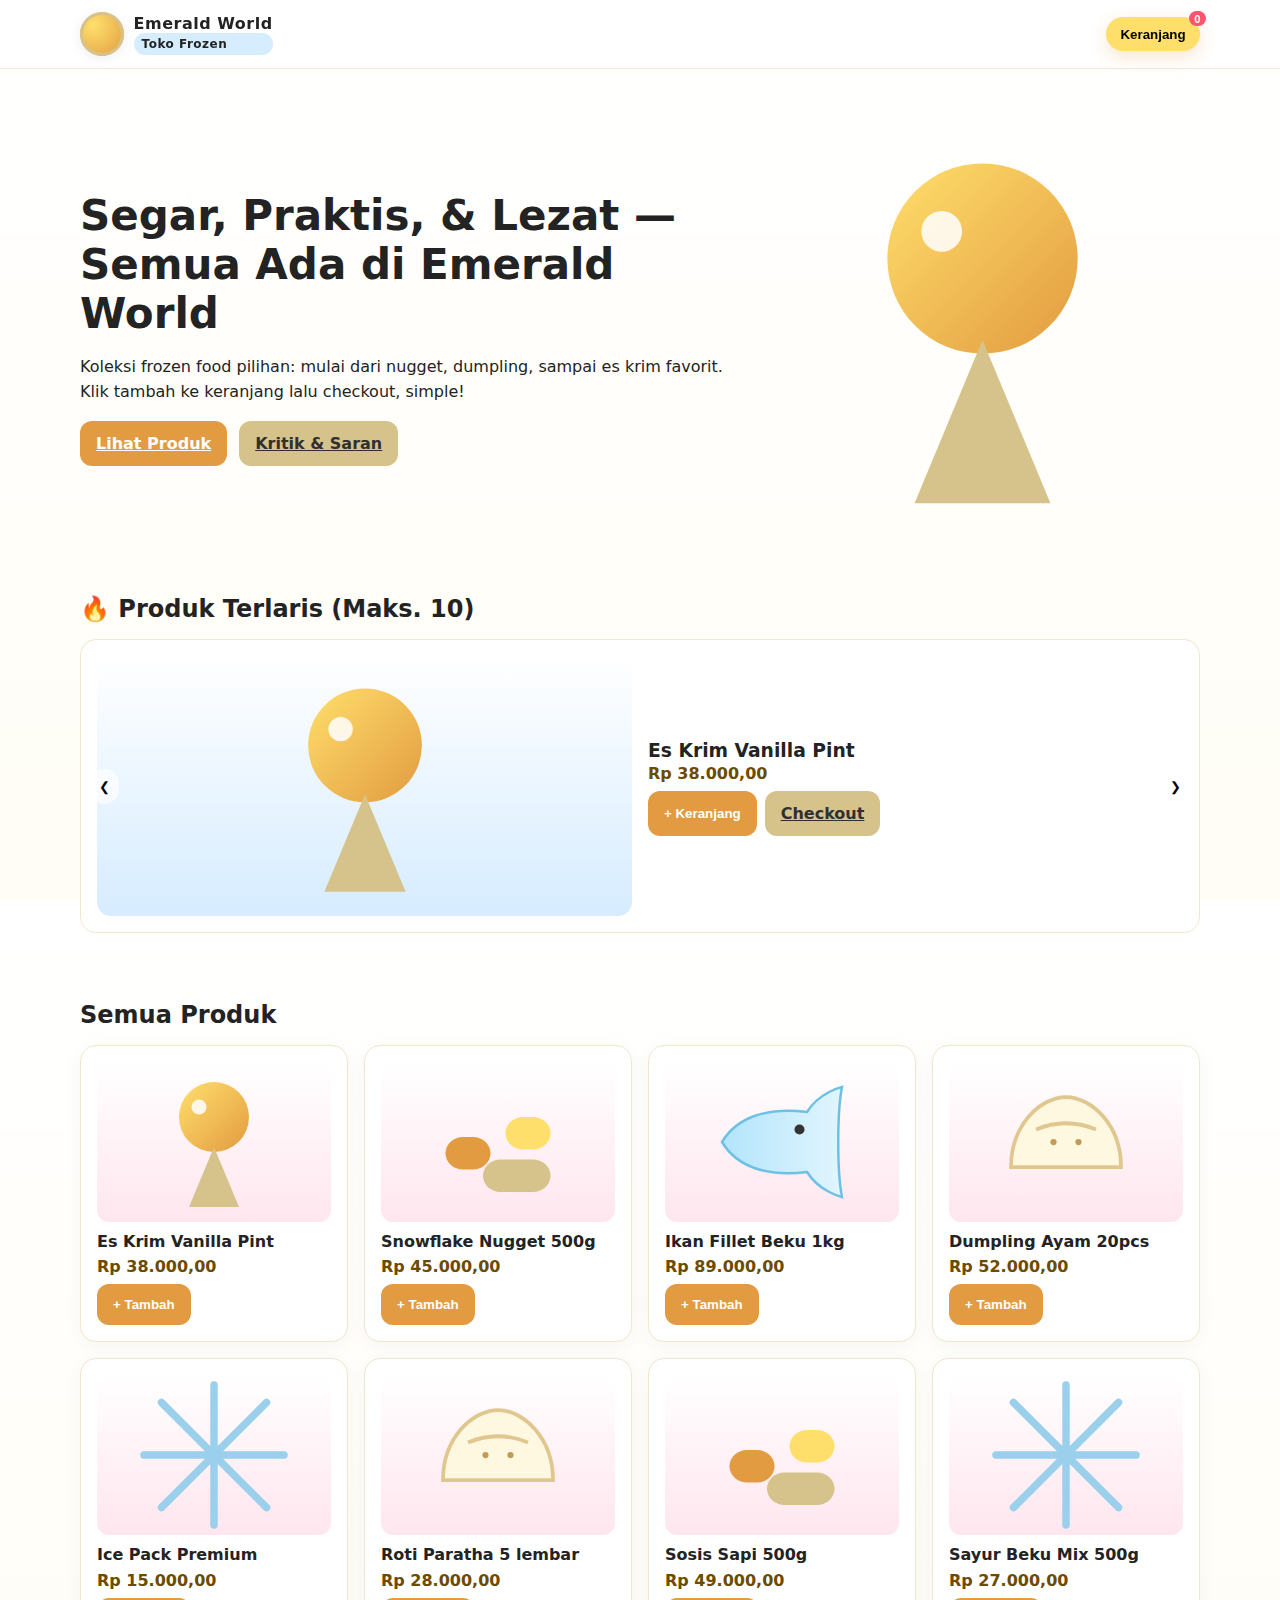
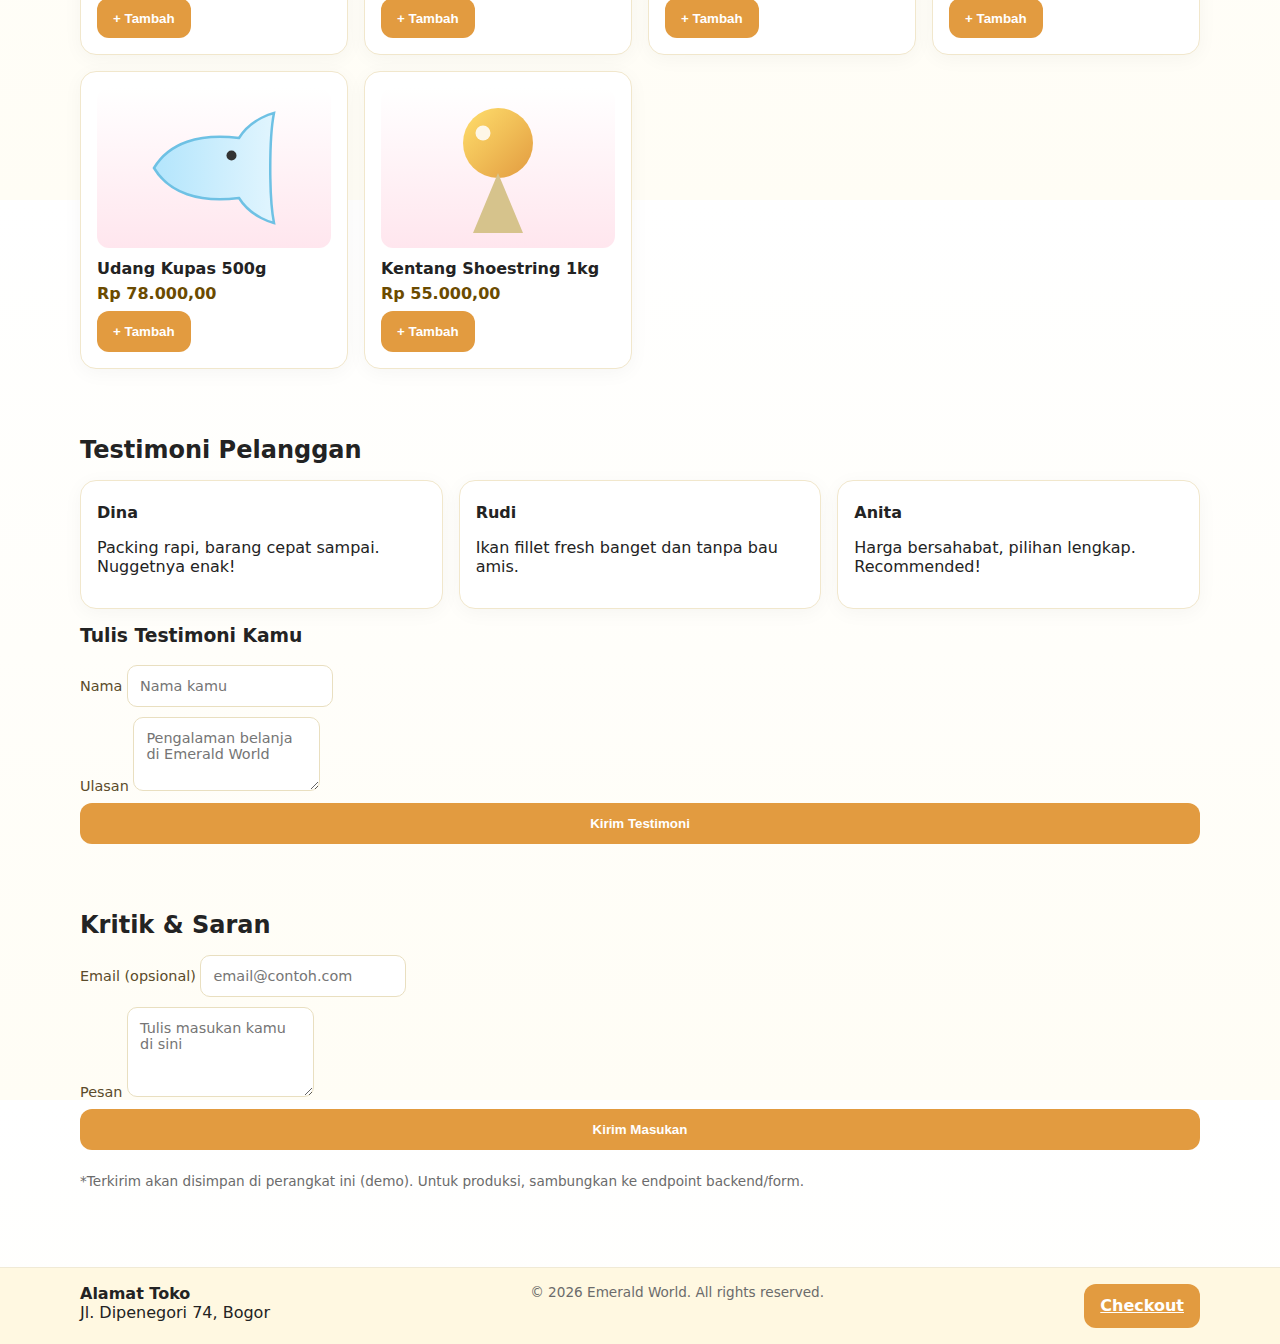
<file: index.html>
<!doctype html>
<html lang="id">
<head>
  <meta charset="utf-8"/>
  <meta name="viewport" content="width=device-width, initial-scale=1"/>
  <title>Emerald World — Frozen & Groceries</title>
  <meta name="description" content="Toko frozen Emerald World: aneka makanan beku berkualitas, harga bersahabat.">
  <link rel="stylesheet" href="css/styles.css"/>
</head>
<body>
  <header>
    <div class="container nav">
      <div class="brand">
        <div class="logo" aria-hidden="true"></div>
        <div>
          <div>Emerald World</div>
          <div class="badge">Toko Frozen</div>
        </div>
      </div>
      <button class="cart" id="openCart" aria-label="Buka Keranjang">
        Keranjang <span class="cart-count" id="cartCount">0</span>
      </button>
    </div>
  </header>

  <main>
    <section class="hero container">
      <div class="wrap">
        <div>
          <h1>Segar, Praktis, & Lezat — <br/>Semua Ada di Emerald World</h1>
          <p>Koleksi frozen food pilihan: mulai dari nugget, dumpling, sampai es krim favorit. Klik tambah ke keranjang lalu checkout, simple!</p>
          <div class="cta">
            <a class="btn" href="#produk">Lihat Produk</a>
            <a class="btn secondary" href="#kritik-saran">Kritik & Saran</a>
          </div>
        </div>
        <img alt="Produk unggulan Emerald World" src="assets/svg/icecream.svg"/>
      </div>
    </section>

    <section class="section container" id="terlaris">
      <h2>🔥 Produk Terlaris (Maks. 10)</h2>
      <div class="slider" aria-label="Slider produk terlaris">
        <div class="slides" id="slides"></div>
        <button class="arrow left" id="prevSlide" aria-label="Sebelumnya">❮</button>
        <button class="arrow right" id="nextSlide" aria-label="Berikutnya">❯</button>
      </div>
    </section>

    <section class="section container" id="produk">
      <h2>Semua Produk</h2>
      <div class="grid" id="productGrid"></div>
    </section>

    <section class="section container" id="testimoni">
      <h2>Testimoni Pelanggan</h2>
      <div class="grid" id="testimonialList"></div>
      <h3 style="margin-top:1rem">Tulis Testimoni Kamu</h3>
      <form id="testimonialForm" aria-label="Form testimoni">
        <label>Nama
          <input required name="nama" placeholder="Nama kamu"/>
        </label>
        <label>Ulasan
          <textarea required name="ulasan" rows="3" placeholder="Pengalaman belanja di Emerald World"></textarea>
        </label>
        <button class="btn" type="submit">Kirim Testimoni</button>
      </form>
    </section>

    <section class="section container" id="kritik-saran">
      <h2>Kritik & Saran</h2>
      <form id="feedbackForm" aria-label="Form kritik dan saran">
        <label>Email (opsional)
          <input name="email" type="email" placeholder="email@contoh.com"/>
        </label>
        <label>Pesan
          <textarea required name="pesan" rows="4" placeholder="Tulis masukan kamu di sini"></textarea>
        </label>
        <button class="btn" type="submit">Kirim Masukan</button>
        <p class="small">*Terkirim akan disimpan di perangkat ini (demo). Untuk produksi, sambungkan ke endpoint backend/form.</p>
      </form>
    </section>
  </main>

  <footer>
    <div class="container wrap">
      <div>
        <div class="address">Alamat Toko</div>
        <div>Jl. Dipenegori 74, Bogor</div>
      </div>
      <div class="small">© <span id="year"></span> Emerald World. All rights reserved.</div>
      <a href="pages/checkout.html" class="btn">Checkout</a>
    </div>
  </footer>

  <script src="js/app.js"></script>
</body>
</html>
</file>
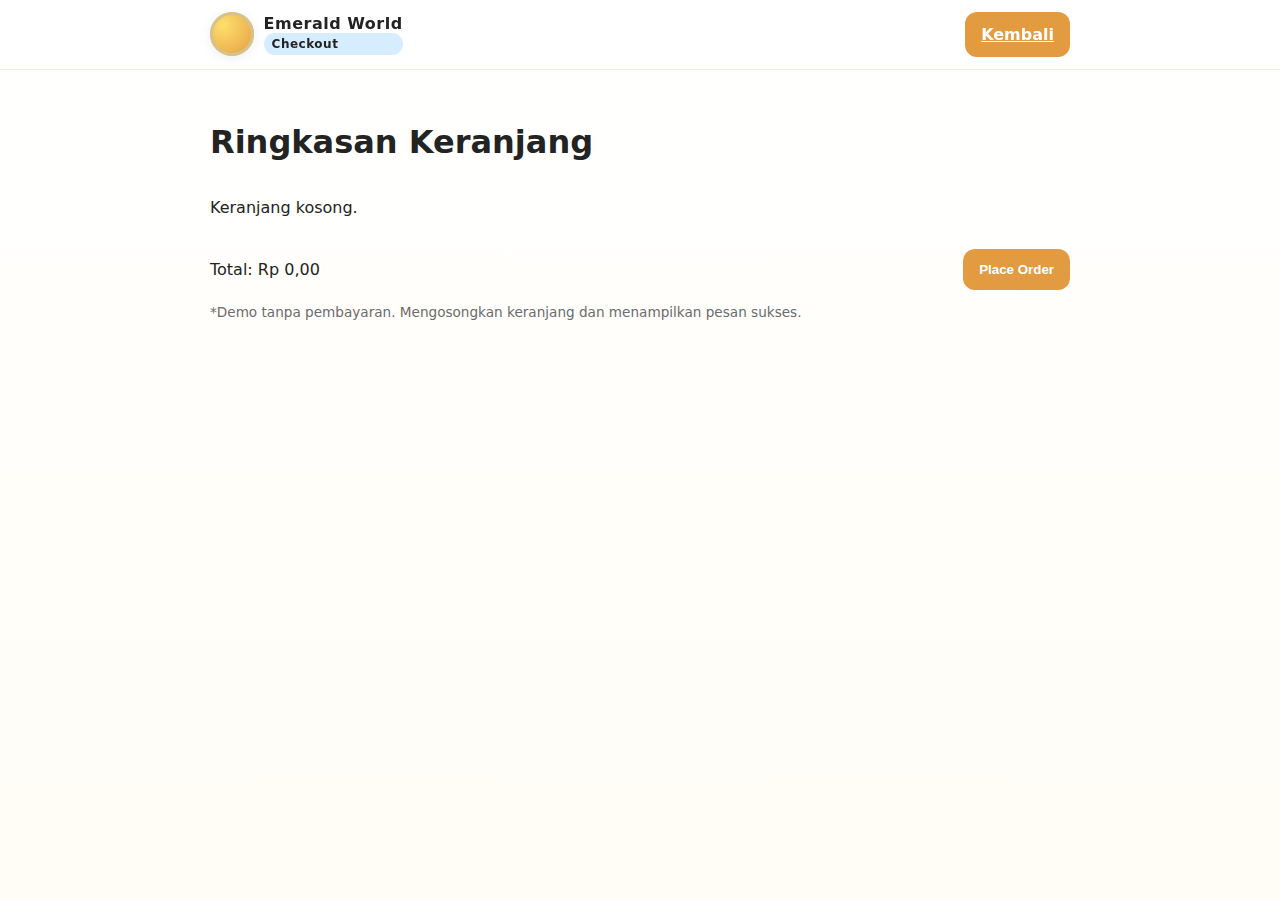
<file: pages/checkout.html>
<!doctype html>
<html lang="id">
<head>
  <meta charset="utf-8"/>
  <meta name="viewport" content="width=device-width, initial-scale=1"/>
  <title>Checkout — Emerald World</title>
  <link rel="stylesheet" href="../css/styles.css"/>
  <style>.container{max-width:860px}</style>
</head>
<body>
  <header>
    <div class="container nav">
      <a href="../index.html" class="brand" style="text-decoration:none;color:inherit">
        <div class="logo"></div>
        <div>
          <div>Emerald World</div>
          <div class="badge">Checkout</div>
        </div>
      </a>
      <a class="btn" href="../index.html">Kembali</a>
    </div>
  </header>

  <main class="section container">
    <h1>Ringkasan Keranjang</h1>
    <div id="cartItems" class="grid"></div>
    <div style="display:flex;justify-content:space-between;align-items:center;margin-top:1rem">
      <div class="price" id="cartTotal">Total: Rp0</div>
      <button class="btn" id="placeOrder">Place Order</button>
    </div>
    <p class="small">*Demo tanpa pembayaran. Mengosongkan keranjang dan menampilkan pesan sukses.</p>
  </main>

  <script src="../js/app.js"></script>
</body>
</html>
</file>
<file: css/styles.css>
:root{
  --golden-glow:#FFDF6C;
  --barley:#D6C38C;
  --butterscotch:#E29B40;
  --white:#ffffff;
  --pastel-blue:#d6ecff;
  --pastel-pink:#ffe6ee;
  --text:#232323;
}
*{box-sizing:border-box}
html,body{height:100%}
body{
  margin:0;
  font-family: ui-sans-serif, system-ui, -apple-system, Segoe UI, Roboto, Helvetica, Arial, 'Apple Color Emoji','Segoe UI Emoji';
  color:var(--text);
  background: linear-gradient(180deg,var(--white), #fffdf5);
}
.container{max-width:1120px;margin:0 auto;padding:0 1rem}
header{
  position:sticky;top:0;z-index:10;
  backdrop-filter: blur(6px);
  background:rgba(255,255,255,0.8);
  border-bottom:1px solid #f0ead6;
}
.nav{display:flex;align-items:center;justify-content:space-between;padding:0.75rem 0;}
.brand{display:flex;align-items:center;gap:.6rem;font-weight:800;letter-spacing:.5px}
.logo{
  width:44px;height:44px;border-radius:50%;
  background: radial-gradient(circle at 30% 30%, var(--golden-glow), var(--butterscotch));
  box-shadow:0 2px 12px rgba(0,0,0,.08), inset 0 0 0 3px var(--barley);
}
.badge{font-size:.75rem;padding:.25rem .5rem;border-radius:999px;background:var(--pastel-blue);}
.cart{
  position:relative;border:none;background:var(--golden-glow);padding:.6rem .9rem;border-radius:999px;
  font-weight:700;cursor:pointer;box-shadow:0 6px 18px rgba(226,155,64,.25);
}
.cart-count{position:absolute;right:-6px;top:-6px;background:#ff5470;color:white;border-radius:999px;font-size:.7rem;padding:.1rem .35rem}

.hero{padding:2.5rem 0 1rem 0;}
.hero .wrap{display:grid;grid-template-columns:1.2fr .8fr;gap:2rem;align-items:center}
.hero h1{font-size:clamp(28px,4vw,42px);margin:.2rem 0}
.hero p{line-height:1.6}
.hero .cta{display:flex;gap:.75rem;margin-top:.75rem}
.btn{background:var(--butterscotch);border:0;padding:.8rem 1rem;border-radius:12px;color:#fff;font-weight:700;cursor:pointer}
.btn.secondary{background:var(--barley);color:#303030}

/* Slider */
.slider{position:relative;overflow:hidden;border-radius:16px;border:1px solid #f1e7cc;background:#fff}
.slides{display:flex;transition:transform .5s ease}
.slide{min-width:100%;display:grid;grid-template-columns:1fr 1fr;gap:1rem;align-items:center;padding:1rem}
.slide img{width:100%;height:260px;object-fit:contain;background:linear-gradient(180deg,#fff,var(--pastel-blue));border-radius:14px}
.slide .info h3{margin:.2rem 0}
.slide .info .price{font-weight:800;color:#6b4b00}
.slide .actions{display:flex;gap:.5rem;margin-top:.5rem}
.arrow{position:absolute;top:50%;transform:translateY(-50%);border:0;background:#ffffffaa;padding:.6rem;border-radius:999px;cursor:pointer}
.arrow.left{left:.5rem}.arrow.right{right:.5rem}

/* Sections */
.section{padding:2rem 0}
.section h2{margin:.2rem 0 1rem 0}
.grid{display:grid;gap:1rem;grid-template-columns:repeat(auto-fit,minmax(220px,1fr))}
.card{background:#fff;border:1px solid #f1e7cc;border-radius:16px;padding:1rem;box-shadow:0 4px 20px rgba(0,0,0,.04)}
.card img{width:100%;height:160px;object-fit:contain;background:linear-gradient(180deg,#fff,var(--pastel-pink));border-radius:12px}
.card .title{font-weight:700;margin:.4rem 0}
.card .price{font-weight:800;color:#6b4b00}
.card .add{margin-top:.5rem}

/* Forms */
form{display:grid;gap:.6rem}
input,textarea{padding:.75rem;border-radius:10px;border:1px solid #e9dfc0;font:inherit}
input:focus,textarea:focus{outline:2px solid var(--golden-glow);border-color:var(--butterscotch)}
label{font-size:.9rem;color:#5b4b2a}

footer{background:#fff8e1;border-top:1px solid #f0ead6;margin-top:2rem}
footer .wrap{display:flex;flex-wrap:wrap;gap:1rem;justify-content:space-between;padding:1rem 0}
.address{font-weight:700}
.small{font-size:.85rem;color:#6b6b6b}

@media (max-width:900px){
  .hero .wrap{grid-template-columns:1fr}
  .slide{grid-template-columns:1fr}
}
</file>
